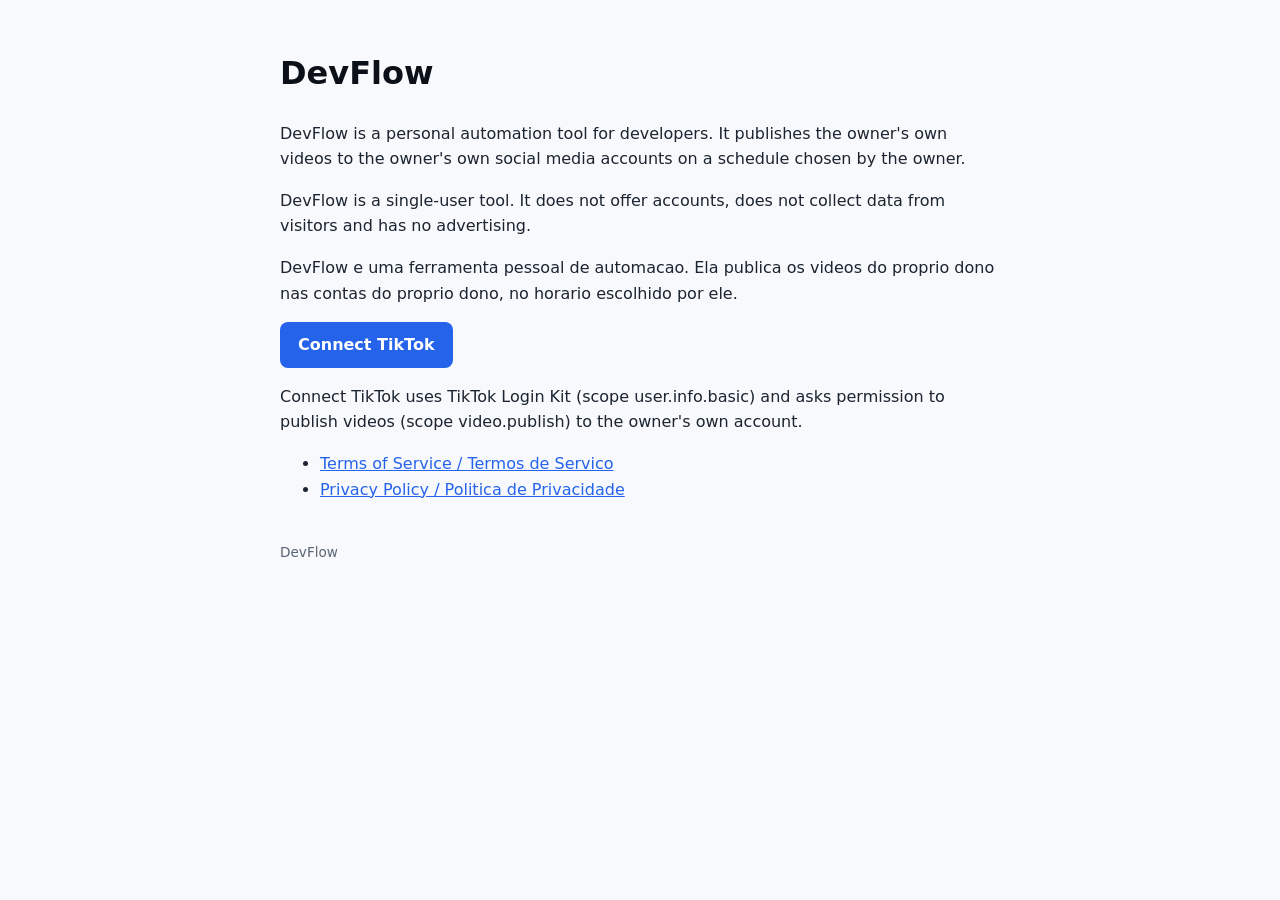
<file: index.html>
<!doctype html>
<html lang="en"><head><meta charset="utf-8"><meta name="viewport" content="width=device-width,initial-scale=1">
<title>DevFlow</title><link rel="stylesheet" href="style.css"></head><body>
<h1>DevFlow</h1>
<p>DevFlow is a personal automation tool for developers. It publishes the owner's own videos to the owner's own social media accounts on a schedule chosen by the owner.</p>
<p>DevFlow is a single-user tool. It does not offer accounts, does not collect data from visitors and has no advertising.</p>
<p>DevFlow e uma ferramenta pessoal de automacao. Ela publica os videos do proprio dono nas contas do proprio dono, no horario escolhido por ele.</p>
<p><a class="btn" href="https://www.tiktok.com/v2/auth/authorize/?client_key=sbaw6rczpciii0pj0l&amp;scope=user.info.basic%2Cvideo.publish&amp;response_type=code&amp;redirect_uri=https%3A%2F%2Fpedro-vignoli.github.io%2Fdevflow-app%2Fcallback.html&amp;state=atlas">Connect TikTok</a></p>
<p>Connect TikTok uses TikTok Login Kit (scope user.info.basic) and asks permission to publish videos (scope video.publish) to the owner's own account.</p>
<ul>
<li><a href="termos.html">Terms of Service / Termos de Servico</a></li>
<li><a href="privacidade.html">Privacy Policy / Politica de Privacidade</a></li>
</ul>
<footer>DevFlow</footer>
</body></html>
</file>
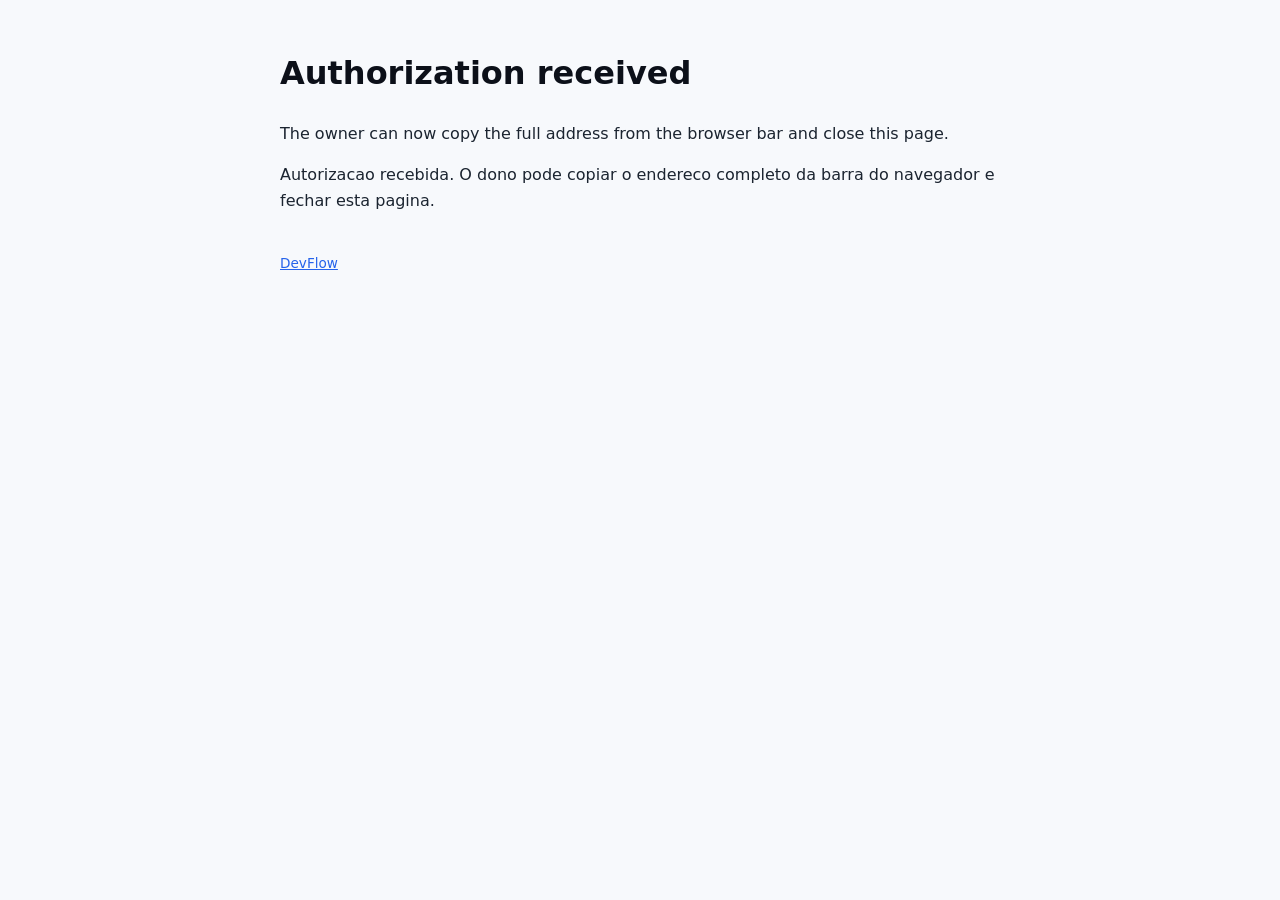
<file: callback.html>
<!doctype html>
<html lang="en"><head><meta charset="utf-8"><meta name="viewport" content="width=device-width,initial-scale=1">
<title>DevFlow - Authorization</title><link rel="stylesheet" href="style.css"></head><body>
<h1>Authorization received</h1>
<p>The owner can now copy the full address from the browser bar and close this page.</p>
<p>Autorizacao recebida. O dono pode copiar o endereco completo da barra do navegador e fechar esta pagina.</p>
<footer><a href="index.html">DevFlow</a></footer>
</body></html>
</file>
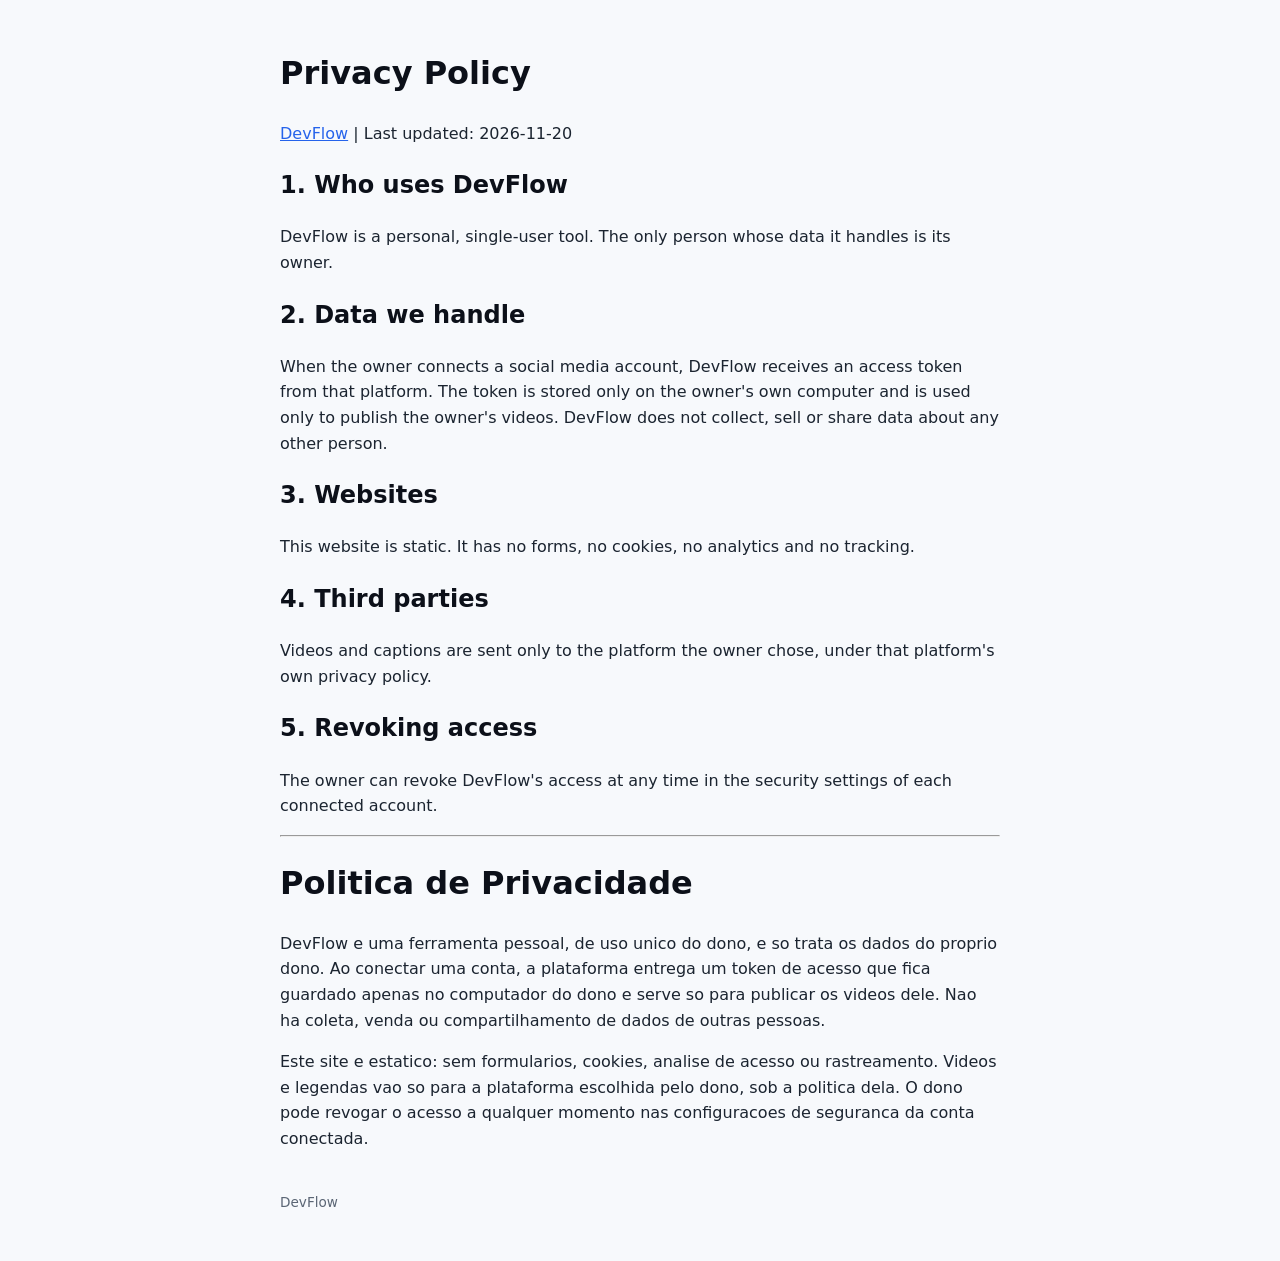
<file: privacidade.html>
<!doctype html>
<html lang="en"><head><meta charset="utf-8"><meta name="viewport" content="width=device-width,initial-scale=1">
<title>DevFlow - Privacy Policy</title><link rel="stylesheet" href="style.css"></head><body>
<h1>Privacy Policy</h1>
<p><a href="index.html">DevFlow</a> | Last updated: 2026-11-20</p>
<h2>1. Who uses DevFlow</h2>
<p>DevFlow is a personal, single-user tool. The only person whose data it handles is its owner.</p>
<h2>2. Data we handle</h2>
<p>When the owner connects a social media account, DevFlow receives an access token from that platform. The token is stored only on the owner's own computer and is used only to publish the owner's videos. DevFlow does not collect, sell or share data about any other person.</p>
<h2>3. Websites</h2>
<p>This website is static. It has no forms, no cookies, no analytics and no tracking.</p>
<h2>4. Third parties</h2>
<p>Videos and captions are sent only to the platform the owner chose, under that platform's own privacy policy.</p>
<h2>5. Revoking access</h2>
<p>The owner can revoke DevFlow's access at any time in the security settings of each connected account.</p>
<hr>
<h1>Politica de Privacidade</h1>
<p>DevFlow e uma ferramenta pessoal, de uso unico do dono, e so trata os dados do proprio dono. Ao conectar uma conta, a plataforma entrega um token de acesso que fica guardado apenas no computador do dono e serve so para publicar os videos dele. Nao ha coleta, venda ou compartilhamento de dados de outras pessoas.</p>
<p>Este site e estatico: sem formularios, cookies, analise de acesso ou rastreamento. Videos e legendas vao so para a plataforma escolhida pelo dono, sob a politica dela. O dono pode revogar o acesso a qualquer momento nas configuracoes de seguranca da conta conectada.</p>
<footer>DevFlow</footer>
</body></html>
</file>
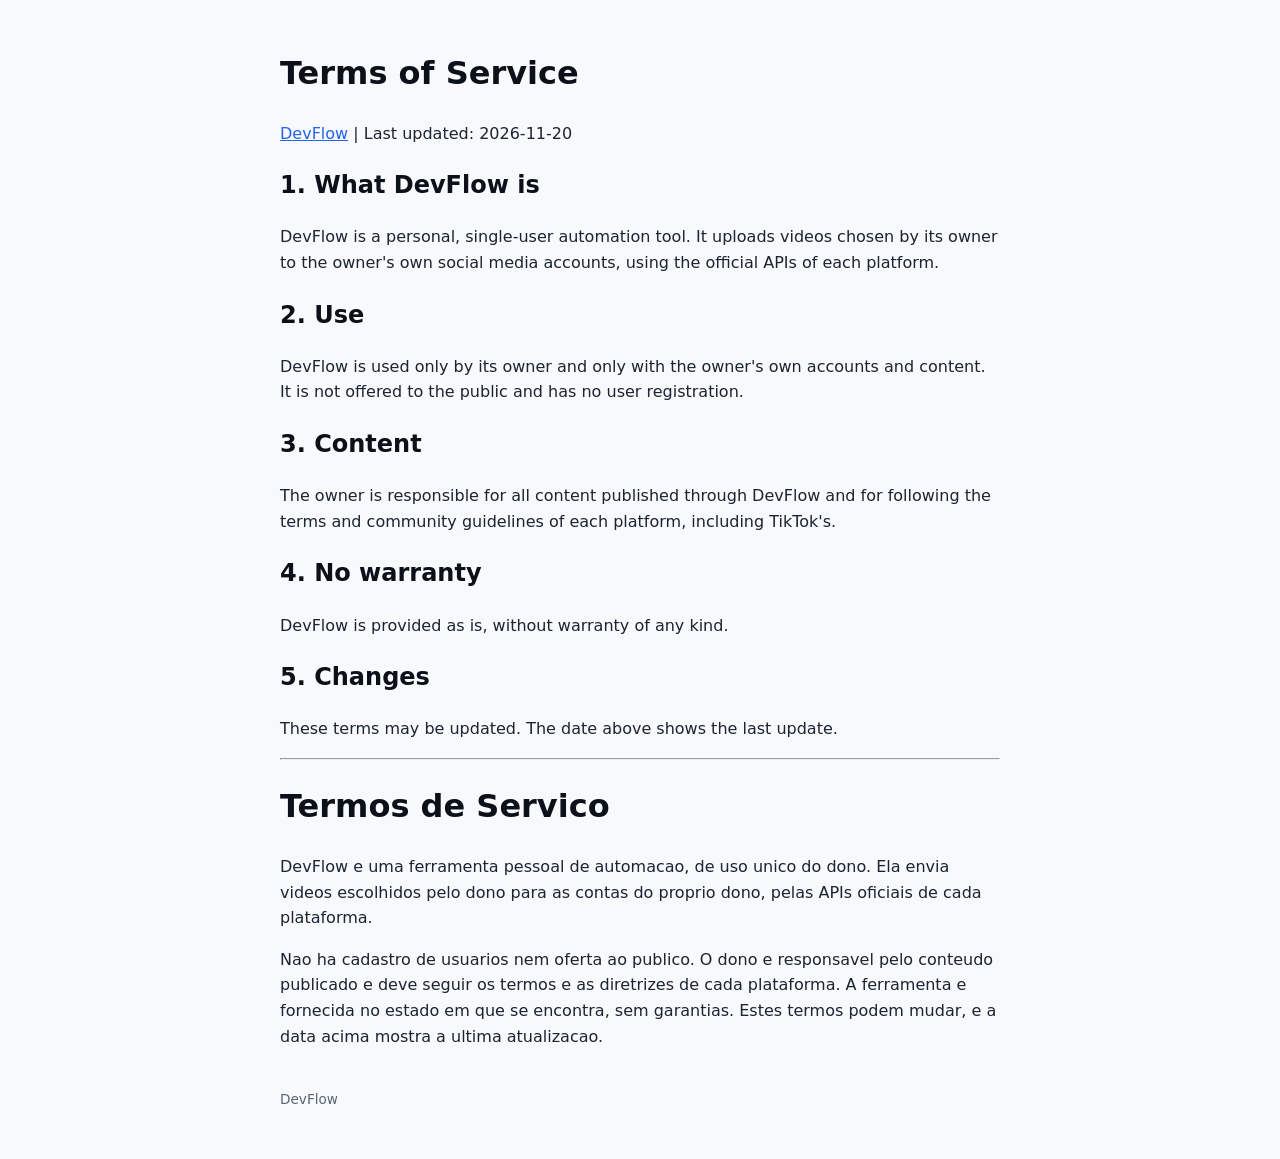
<file: termos.html>
<!doctype html>
<html lang="en"><head><meta charset="utf-8"><meta name="viewport" content="width=device-width,initial-scale=1">
<title>DevFlow - Terms of Service</title><link rel="stylesheet" href="style.css"></head><body>
<h1>Terms of Service</h1>
<p><a href="index.html">DevFlow</a> | Last updated: 2026-11-20</p>
<h2>1. What DevFlow is</h2>
<p>DevFlow is a personal, single-user automation tool. It uploads videos chosen by its owner to the owner's own social media accounts, using the official APIs of each platform.</p>
<h2>2. Use</h2>
<p>DevFlow is used only by its owner and only with the owner's own accounts and content. It is not offered to the public and has no user registration.</p>
<h2>3. Content</h2>
<p>The owner is responsible for all content published through DevFlow and for following the terms and community guidelines of each platform, including TikTok's.</p>
<h2>4. No warranty</h2>
<p>DevFlow is provided as is, without warranty of any kind.</p>
<h2>5. Changes</h2>
<p>These terms may be updated. The date above shows the last update.</p>
<hr>
<h1>Termos de Servico</h1>
<p>DevFlow e uma ferramenta pessoal de automacao, de uso unico do dono. Ela envia videos escolhidos pelo dono para as contas do proprio dono, pelas APIs oficiais de cada plataforma.</p>
<p>Nao ha cadastro de usuarios nem oferta ao publico. O dono e responsavel pelo conteudo publicado e deve seguir os termos e as diretrizes de cada plataforma. A ferramenta e fornecida no estado em que se encontra, sem garantias. Estes termos podem mudar, e a data acima mostra a ultima atualizacao.</p>
<footer>DevFlow</footer>
</body></html>
</file>
<file: style.css>
body{font-family:system-ui,Segoe UI,Arial,sans-serif;max-width:720px;margin:48px auto;padding:0 20px;line-height:1.6;color:#1b2430;background:#f7f9fc}
h1,h2{color:#0c1019}
a{color:#2563eb}
footer{margin-top:40px;font-size:.85rem;color:#5b6675}
code{background:#e8edf5;padding:2px 6px;border-radius:4px}
.btn{display:inline-block;background:#2563eb;color:#fff;padding:10px 18px;border-radius:8px;text-decoration:none;font-weight:600}
</file>
